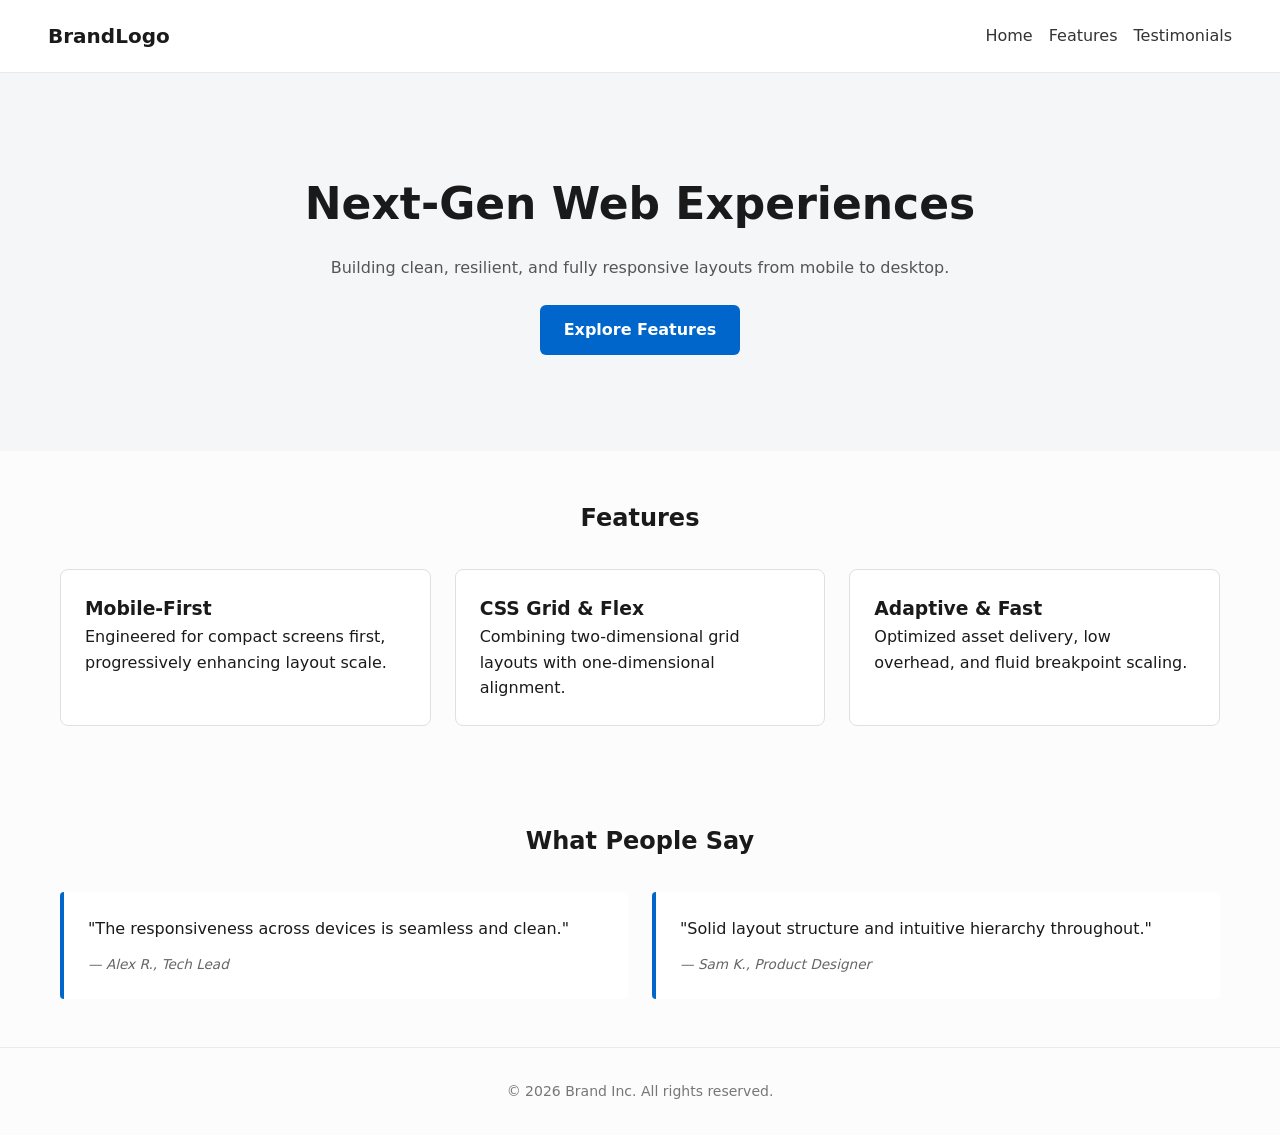
<file: index.html>
<!DOCTYPE html>
<html lang="en">
<head>
  <meta charset="UTF-8" />
  <meta name="viewport" content="width=device-width, initial-scale=1.0" />
  <title>Responsive Landing Page</title>
  <link rel="stylesheet" href="advanced_styles.css" />
</head>
<body>

  <!-- Navigation (Flexbox) -->
  <header>
    <nav class="navbar">
      <div class="logo">BrandLogo</div>
      <ul class="nav-links">
        <li><a href="#hero">Home</a></li>
        <li><a href="#features">Features</a></li>
        <li><a href="#testimonials">Testimonials</a></li>
      </ul>
    </nav>
  </header>

  <main>
    <!-- 1. Hero Section -->
    <section id="hero" class="hero">
      <h1>Next-Gen Web Experiences</h1>
      <p>Building clean, resilient, and fully responsive layouts from mobile to desktop.</p>
      <a href="#features" class="btn">Explore Features</a>
    </section>

    <!-- 2. Features Section (CSS Grid) -->
    <section id="features" class="features">
      <h2>Features</h2>
      <div class="grid-container">
        <div class="card">
          <h3>Mobile-First</h3>
          <p>Engineered for compact screens first, progressively enhancing layout scale.</p>
        </div>
        <div class="card">
          <h3>CSS Grid & Flex</h3>
          <p>Combining two-dimensional grid layouts with one-dimensional alignment.</p>
        </div>
        <div class="card">
          <h3>Adaptive & Fast</h3>
          <p>Optimized asset delivery, low overhead, and fluid breakpoint scaling.</p>
        </div>
      </div>
    </section>

    <!-- 3. Testimonials Section -->
    <section id="testimonials" class="testimonials">
      <h2>What People Say</h2>
      <div class="testimonial-list">
        <blockquote>
          <p>"The responsiveness across devices is seamless and clean."</p>
          <cite>— Alex R., Tech Lead</cite>
        </blockquote>
        <blockquote>
          <p>"Solid layout structure and intuitive hierarchy throughout."</p>
          <cite>— Sam K., Product Designer</cite>
        </blockquote>
      </div>
    </section>
  </main>

  <!-- 4. Footer Section -->
  <footer class="footer">
    <p>&copy; 2026 Brand Inc. All rights reserved.</p>
  </footer>

</body>
</html>
</file>
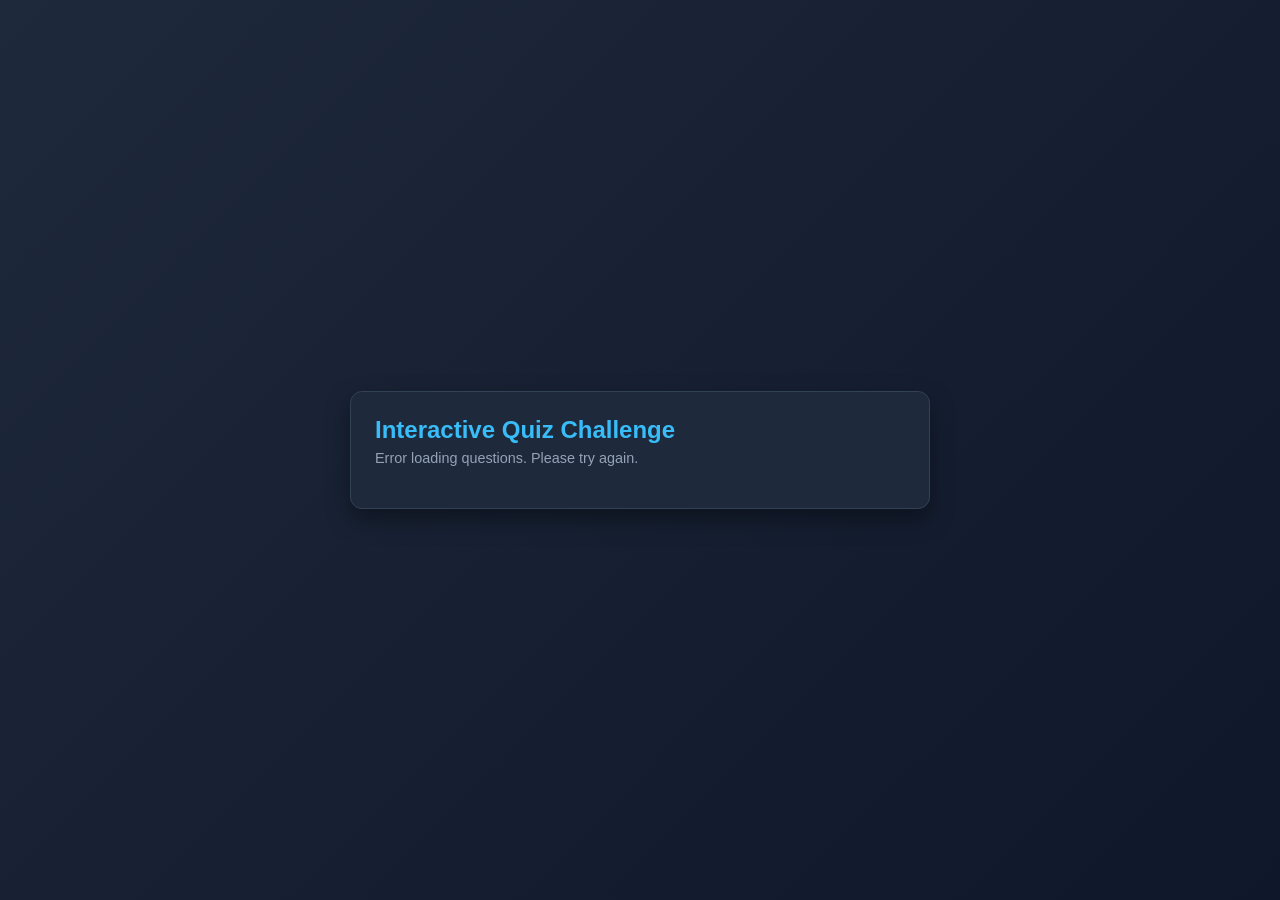
<file: quiz_app/index.html>
<!DOCTYPE html>
<html lang="en">
<head>
  <meta charset="UTF-8" />
  <meta name="viewport" content="width=device-width, initial-scale=1.0" />
  <title>Trivia Quiz Challenge</title>
  <link rel="stylesheet" href="style.css" />
</head>
<body>
  <main class="quiz-container">
    <header>
      <h1>Interactive Quiz Challenge</h1>
      <p id="progress-text">Loading questions...</p>
    </header>

    <div id="loader" class="loader"></div>

    <div id="quiz-box" class="quiz-box hidden">
      <h2 id="question">Question goes here</h2>
      <div id="options-container" class="options-grid"></div>
      <button id="next-btn" class="btn hidden">Next Question</button>
    </div>

    <div id="result-box" class="result-box hidden">
      <h2>Quiz Completed!</h2>
      <p id="score-text"></p>
      <button id="restart-btn" class="btn">Play Again</button>
    </div>
  </main>

  <script src="script.js"></script>
</body>
</html>
</file>
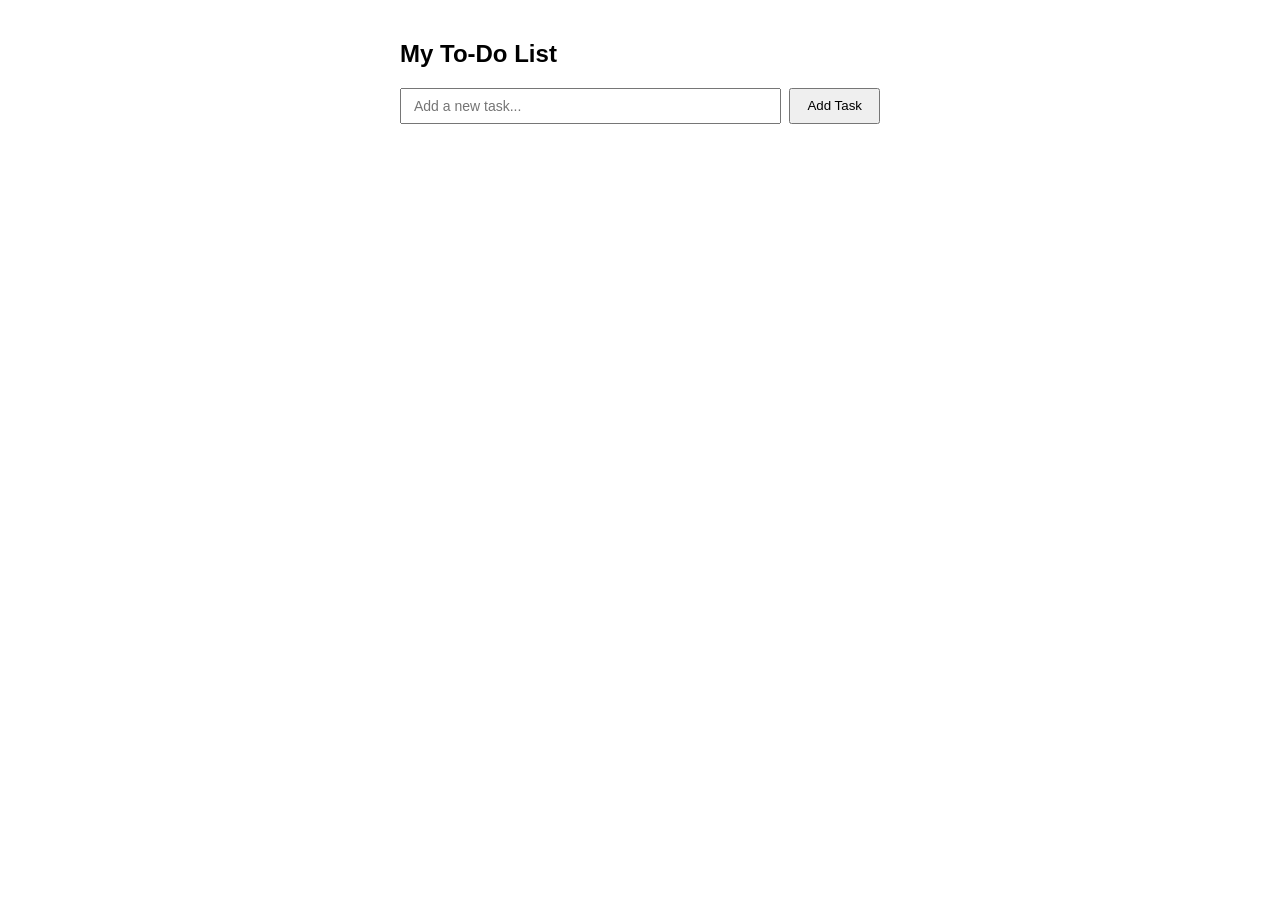
<file: todo_app/index.html>
<!DOCTYPE html>
<html lang="en">
<head>
  <meta charset="UTF-8" />
  <meta name="viewport" content="width=device-width, initial-scale=1.0" />
  <title>Dynamic To-Do List</title>
  <style>
    body {
      font-family: Arial, sans-serif;
      max-width: 480px;
      margin: 40px auto;
      padding: 0 16px;
    }
    .input-group {
      display: flex;
      gap: 8px;
      margin-bottom: 20px;
    }
    input[type="text"] {
      flex: 1;
      padding: 8px 12px;
      font-size: 14px;
    }
    button {
      padding: 8px 16px;
      cursor: pointer;
    }
    ul {
      list-style: none;
      padding: 0;
      margin: 0;
    }
    li {
      display: flex;
      align-items: center;
      justify-content: space-between;
      padding: 10px 12px;
      border-bottom: 1px solid #ddd;
    }
    .completed {
      text-decoration: line-through;
      color: #888;
    }
    .actions {
      display: flex;
      gap: 6px;
    }
  </style>
</head>
<body>
  <h2>My To-Do List</h2>
  <div class="input-group">
    <input type="text" id="todo-input" placeholder="Add a new task..." />
    <button id="add-btn">Add Task</button>
  </div>
  <ul id="todo-list"></ul>

  <script src="script.js"></script>
</body>
</html>
</file>
<file: advanced_styles.css>
/* Base Reset */
* {
  margin: 0;
  padding: 0;
  box-sizing: border-box;
}

body {
  font-family: system-ui, -apple-system, BlinkMacSystemFont, "Segoe UI", Roboto, sans-serif;
  line-height: 1.6;
  color: #1a1a1a;
  background-color: #fcfcfc;
}

/* Mobile-First: Navigation (Flexbox) */
.navbar {
  display: flex;
  justify-content: space-between;
  align-items: center;
  padding: 1rem 1.25rem;
  background: #ffffff;
  border-bottom: 1px solid #eaeaea;
}

.logo {
  font-weight: 700;
  font-size: 1.25rem;
}

.nav-links {
  display: flex;
  list-style: none;
  gap: 1rem;
}

.nav-links a {
  text-decoration: none;
  color: #333;
  font-weight: 500;
}

/* 1. Hero */
.hero {
  padding: 4rem 1.25rem;
  text-align: center;
  background: #f4f6f8;
}

.hero h1 {
  font-size: 2rem;
  margin-bottom: 1rem;
}

.hero p {
  font-size: 1rem;
  color: #555;
  margin-bottom: 1.5rem;
}

.btn {
  display: inline-block;
  padding: 0.75rem 1.5rem;
  background-color: #0066cc;
  color: #fff;
  border-radius: 6px;
  text-decoration: none;
  font-weight: 600;
}

/* Common Section Layout */
.features, .testimonials {
  padding: 3rem 1.25rem;
  max-width: 1200px;
  margin: 0 auto;
}

.features h2, .testimonials h2 {
  text-align: center;
  margin-bottom: 2rem;
}

/* 2. Features (CSS Grid - 1 column default for mobile) */
.grid-container {
  display: grid;
  grid-template-columns: 1fr;
  gap: 1.5rem;
}

.card {
  background: #ffffff;
  padding: 1.5rem;
  border-radius: 8px;
  border: 1px solid #e0e0e0;
}

/* 3. Testimonials (Flexbox - column default for mobile) */
.testimonial-list {
  display: flex;
  flex-direction: column;
  gap: 1.5rem;
}

blockquote {
  background: #ffffff;
  padding: 1.5rem;
  border-left: 4px solid #0066cc;
  border-radius: 4px;
}

blockquote cite {
  display: block;
  margin-top: 0.75rem;
  font-size: 0.85rem;
  color: #666;
}

/* 4. Footer */
.footer {
  text-align: center;
  padding: 2rem 1.25rem;
  border-top: 1px solid #eaeaea;
  font-size: 0.875rem;
  color: #777;
}

/* Tablet Breakpoint (768px) */
@media (min-width: 768px) {
  .hero h1 {
    font-size: 2.75rem;
  }

  .grid-container {
    grid-template-columns: repeat(2, 1fr);
  }

  .testimonial-list {
    flex-direction: row;
  }

  .testimonial-list blockquote {
    flex: 1;
  }
}

/* Desktop Breakpoint (1024px) */
@media (min-width: 1024px) {
  .hero {
    padding: 6rem 2rem;
  }

  .grid-container {
    grid-template-columns: repeat(3, 1fr);
  }

  .navbar {
    padding: 1.25rem 3rem;
  }
}

/* Large Desktop Breakpoint (1440px) */
@media (min-width: 1440px) {
  body {
    font-size: 1.125rem;
  }

  .features, .testimonials {
    max-width: 1400px;
  }
}
</file>
<file: quiz_app/style.css>
* {
  box-sizing: border-box;
  margin: 0;
  padding: 0;
}

body {
  font-family: 'Segoe UI', Tahoma, Geneva, Verdana, sans-serif;
  background: linear-gradient(135deg, #1e293b, #0f172a);
  color: #f8fafc;
  min-height: 100vh;
  display: flex;
  align-items: center;
  justify-content: center;
  padding: 16px;
}

.quiz-container {
  background-color: #1e293b;
  border: 1px solid #334155;
  border-radius: 12px;
  width: 100%;
  max-width: 580px;
  padding: 24px;
  box-shadow: 0 10px 25px rgba(0, 0, 0, 0.4);
}

header h1 {
  font-size: 1.5rem;
  margin-bottom: 6px;
  color: #38bdf8;
}

#progress-text {
  font-size: 0.9rem;
  color: #94a3b8;
  margin-bottom: 18px;
}

.options-grid {
  display: flex;
  flex-direction: column;
  gap: 12px;
  margin: 20px 0;
}

.option-btn {
  background-color: #334155;
  color: #f8fafc;
  border: 1px solid #475569;
  border-radius: 8px;
  padding: 12px 16px;
  font-size: 0.95rem;
  text-align: left;
  cursor: pointer;
  transition: all 0.2s ease;
}

.option-btn:hover:not([disabled]) {
  background-color: #475569;
  border-color: #38bdf8;
}

.option-btn.correct {
  background-color: #15803d !important;
  border-color: #22c55e !important;
}

.option-btn.wrong {
  background-color: #b91c1c !important;
  border-color: #ef4444 !important;
}

.btn {
  background-color: #0284c7;
  color: #ffffff;
  border: none;
  border-radius: 8px;
  padding: 12px 20px;
  font-size: 1rem;
  cursor: pointer;
  width: 100%;
  transition: background 0.2s;
}

.btn:hover {
  background-color: #0369a1;
}

.loader {
  border: 4px solid #334155;
  border-top: 4px solid #38bdf8;
  border-radius: 50%;
  width: 36px;
  height: 36px;
  animation: spin 1s linear infinite;
  margin: 30px auto;
}

@keyframes spin {
  0% { transform: rotate(0deg); }
  100% { transform: rotate(360deg); }
}

.hidden {
  display: none !important;
}

@media (max-width: 480px) {
  .quiz-container {
    padding: 16px;
  }
  header h1 {
    font-size: 1.25rem;
  }
}
</file>
